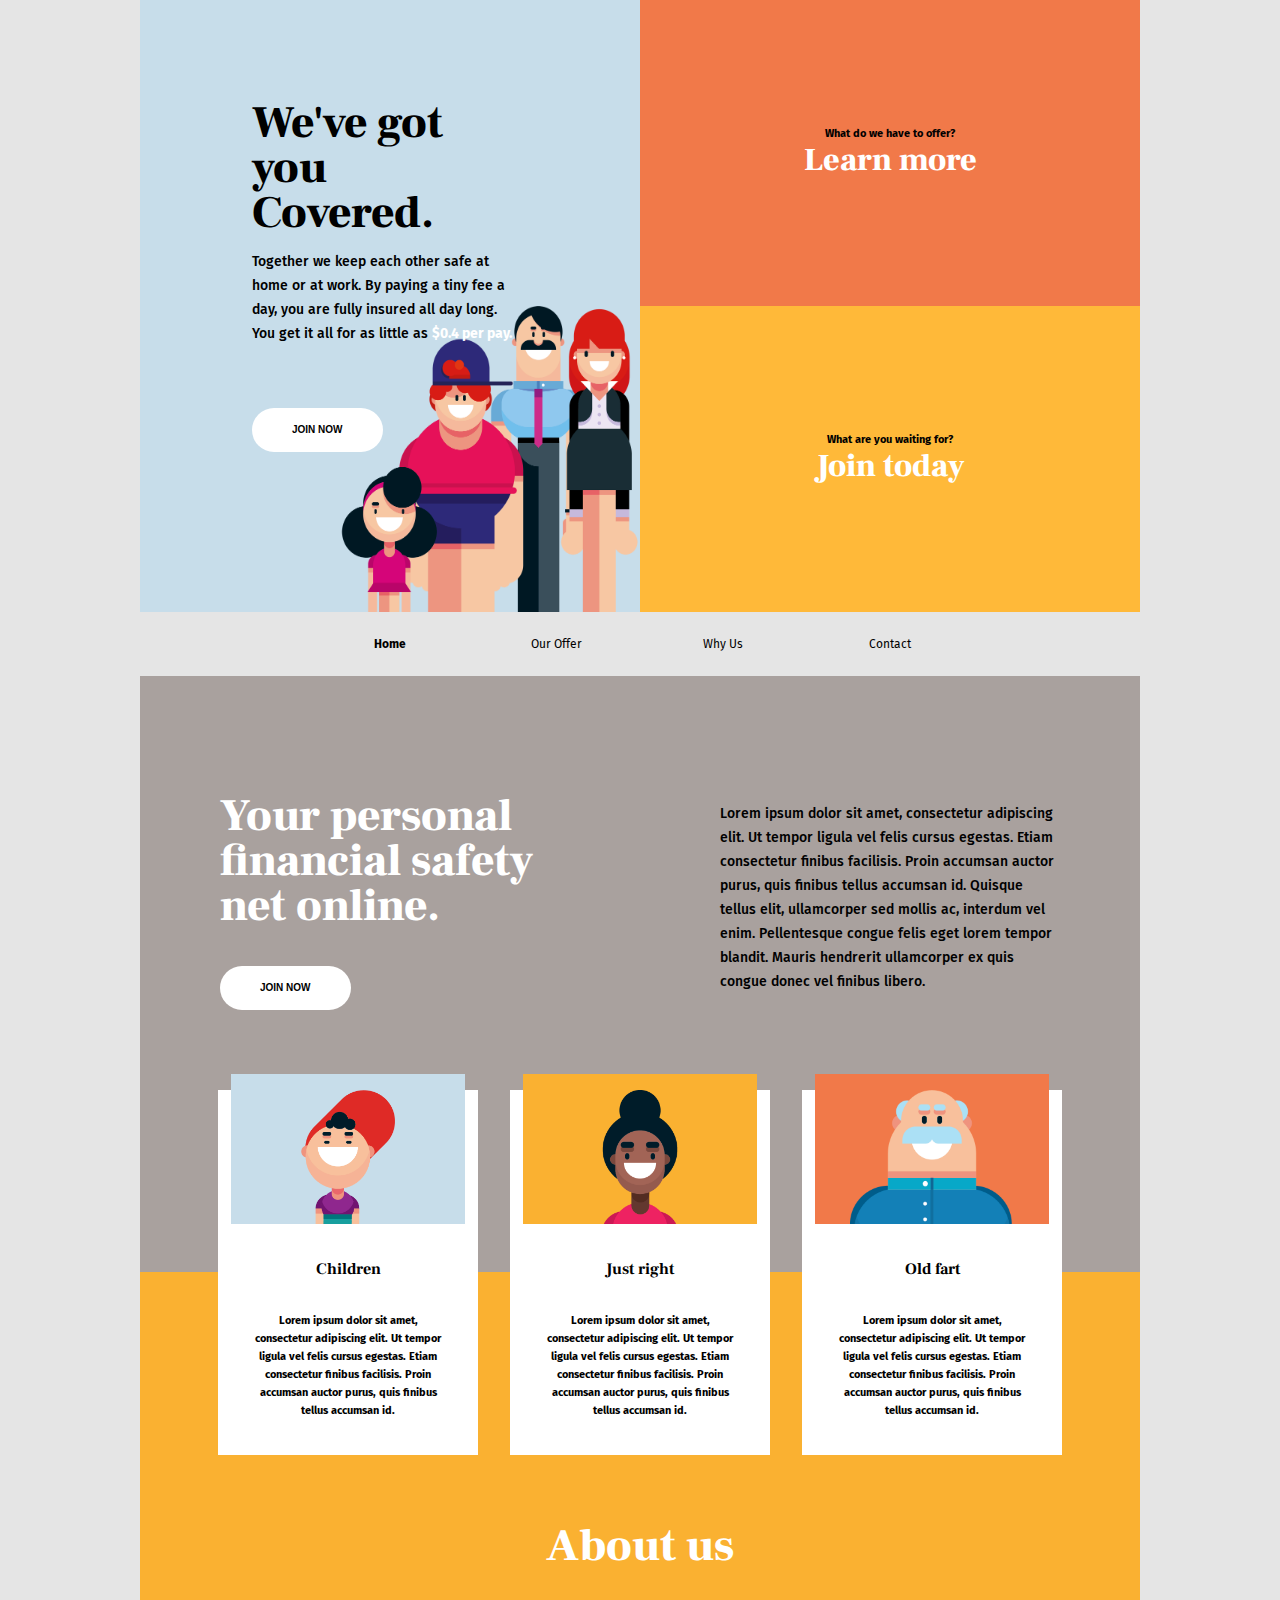
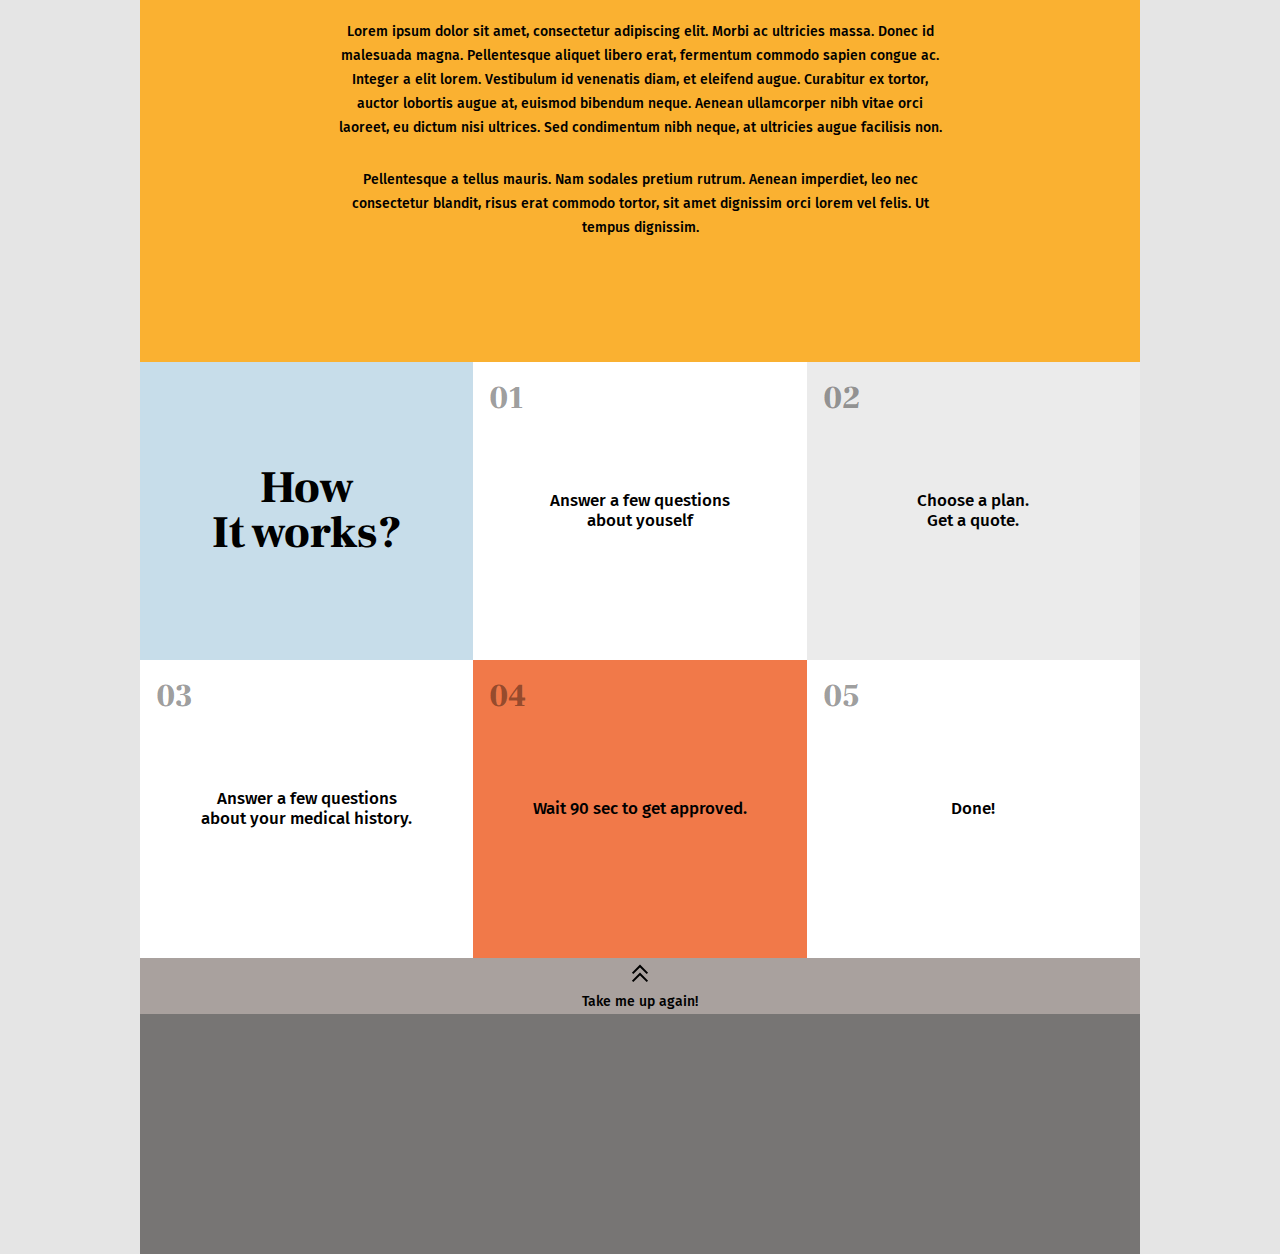
<file: index.html>
<!doctype html>
<html lang="en">

<head>
    <meta charset="utf-8">
    <meta name="viewport" content="width=device-width, initial-scale=1.0">
    <title>Grupparbete</title>
    <link rel="stylesheet" href="https://fonts.googleapis.com/css?family=Fira+Sans|Frank+Ruhl+Libre">
    <link rel="stylesheet" href="style.css">
</head>

<body>

    <header class="header">
        <section>
            <h2>We've got you Covered.</h2>
            <p>Together we keep each other safe at home or at work. By paying a
                tiny fee a day, you are fully insured all day long. You get it
                all for as little as <span class="span1 text--white">$0.4 per pay.</span></p>
            <button class="button">JOIN NOW</button>
        </section>
        <section>
            <p>What do we have to offer?</p>
            <h3 class="text--white">Learn more</h3>
        </section>
        <section>
            <p>What are you waiting for?</p>
            <h3 class="text--white">Join today</h3>
        </section>
    </header>

    <nav>
        <a href="#" class="current">Home</a>
        <a href="#">Our Offer</a>
        <a href="#">Why Us</a>
        <a href="contact.html">Contact</a>
    </nav>

    <main>
        <section class="content">
            <section class="main-top">
                <section>
                    <h2 class="text--white">Your personal financial safety net online.</h2>
                    <button class="button">JOIN NOW</button>
                </section>
                <section>
                    <p>Lorem ipsum dolor sit amet, consectetur adipiscing elit. Ut tempor ligula vel felis cursus egestas. Etiam consectetur finibus facilisis. Proin accumsan auctor purus, quis finibus tellus accumsan id. Quisque tellus elit, ullamcorper sed mollis ac, interdum vel enim. Pellentesque congue felis eget lorem tempor blandit. Mauris hendrerit ullamcorper ex quis congue donec vel finibus libero.</p>
                </section>
            </section>
            <section class="main-cards">
                <article class="card">
                    <figure></figure>
                    <h4>Children</h4>
                    <p>Lorem ipsum dolor sit amet, consectetur adipiscing elit. Ut tempor ligula vel felis cursus egestas. Etiam consectetur finibus facilisis. Proin accumsan auctor purus, quis finibus tellus accumsan id.</p>
                </article>
                <article class="card">
                    <figure></figure>
                    <h4>Just right</h4>
                    <p>Lorem ipsum dolor sit amet, consectetur adipiscing elit. Ut tempor ligula vel felis cursus egestas. Etiam consectetur finibus facilisis. Proin accumsan auctor purus, quis finibus tellus accumsan id.</p>
                </article>
                <article class="card">
                    <figure></figure>
                    <h4>Old fart</h4>
                    <p>Lorem ipsum dolor sit amet, consectetur adipiscing elit. Ut tempor ligula vel felis cursus egestas. Etiam consectetur finibus facilisis. Proin accumsan auctor purus, quis finibus tellus accumsan id.</p>
                </article>
            </section>
            <section class="main-about">
                <h2 class="text--white">About us</h2>
                <p>Lorem ipsum dolor sit amet, consectetur adipiscing elit. Morbi ac ultricies massa. Donec id malesuada magna. Pellentesque aliquet libero erat, fermentum commodo sapien congue ac. Integer a elit lorem. Vestibulum id venenatis diam, et eleifend augue. Curabitur ex tortor, auctor lobortis augue at, euismod bibendum neque. Aenean ullamcorper nibh vitae orci laoreet, eu dictum nisi ultrices. Sed condimentum nibh neque, at ultricies augue facilisis non.</p>
                <p>Pellentesque a tellus mauris. Nam sodales pretium rutrum. Aenean imperdiet, leo nec consectetur blandit, risus erat commodo tortor, sit amet dignissim orci lorem vel felis. Ut tempus dignissim.</p>
                </p>
            </section>
        </section>

        <section class="box">
            <h2>How<br>It works?</h2>
        </section>
        <section class="box">
            <h3>01</h3>
            <p>Answer a few questions about youself</p>
        </section>
        <section class="box">
            <h3>02</h3>
            <p>Choose a plan.<br>Get a quote.</p>
        </section>
        <section class="box">
            <h3>03</h3>
            <p>Answer a few questions about your medical history.</p>
        </section>
        <section class="box">
            <h3>04</h3>
            <p>Wait 90 sec to get approved.
            </p>
        </section>
        <section class="box">
            <h3>05</h3>
            <p>Done!</p>
        </section>

        <section class="main-bottom">
            <img src="bilder/chevrons-up.svg" alt="up">
            <a href="#">Take me up again!</a>
        </section>
    </main>

    <footer> </footer>

</body>

</html>
</file>
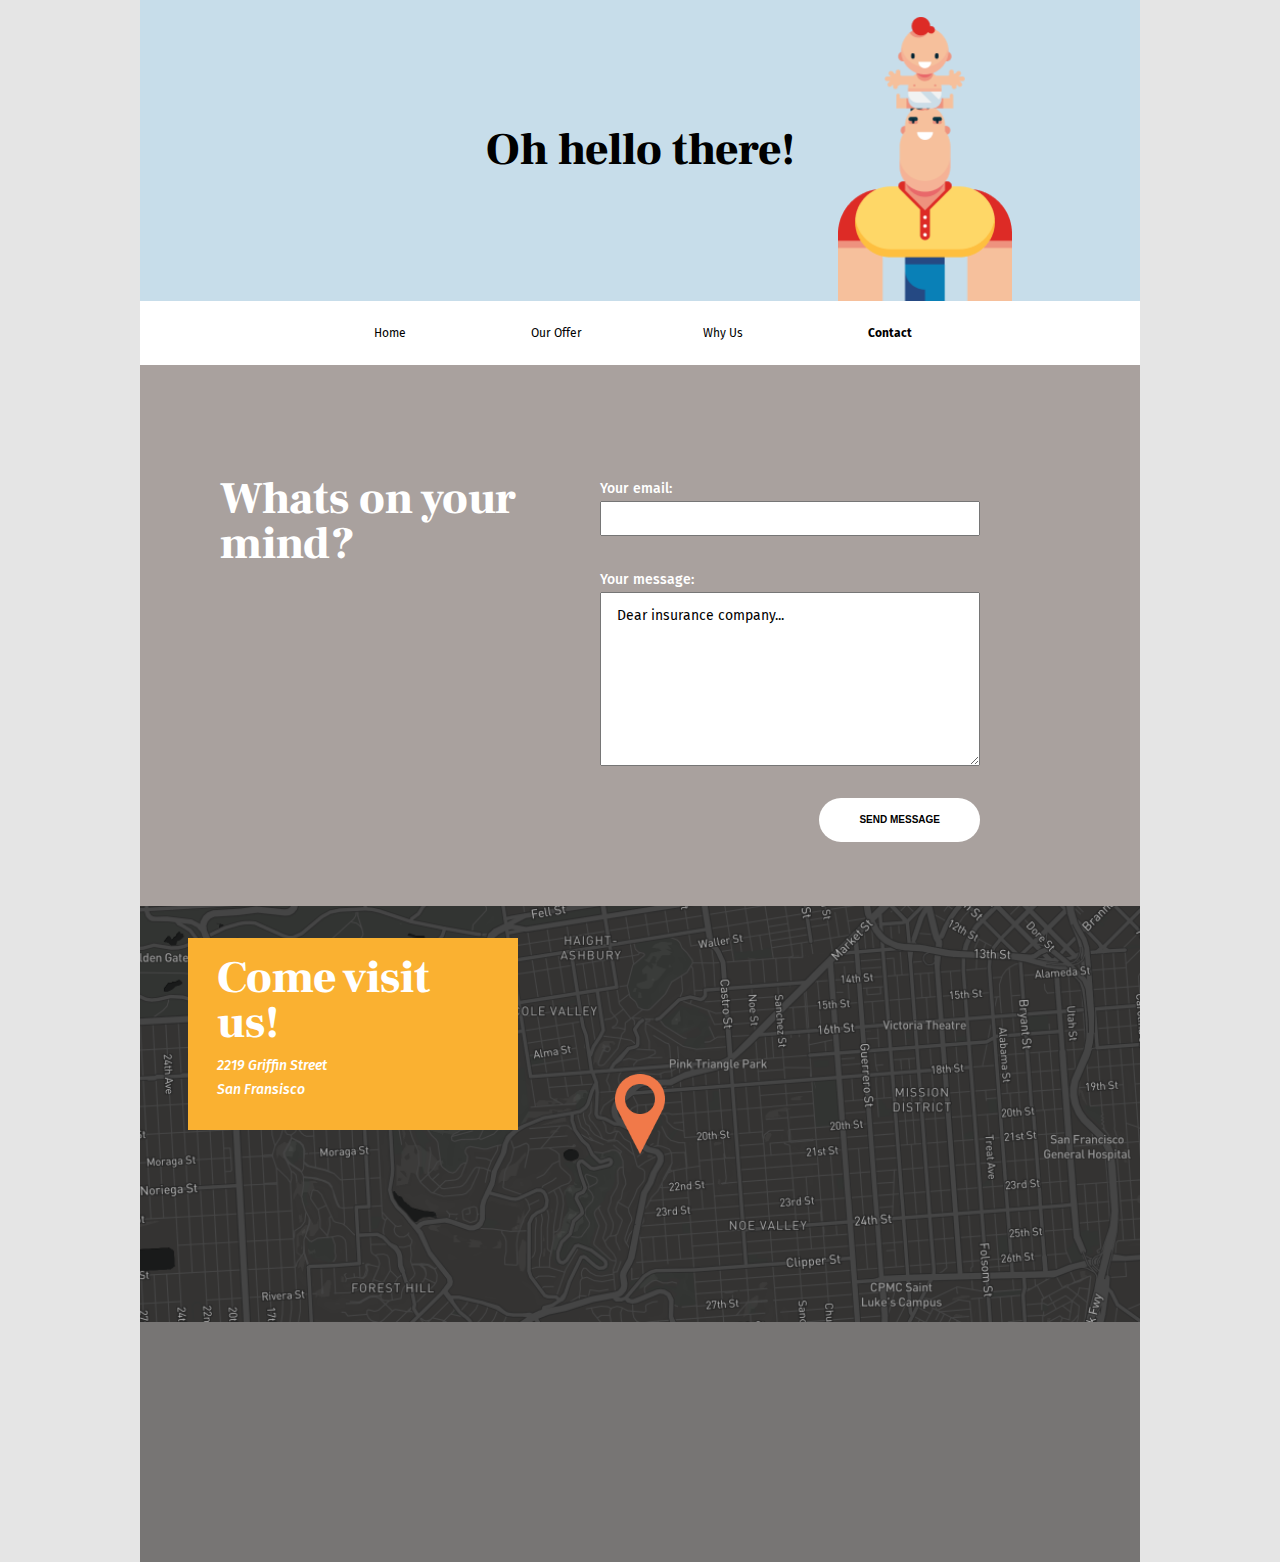
<file: contact.html>
<!doctype html>
<html lang="en">

<head>
    <meta charset="utf-8">
    <meta name="viewport" content="width=device-width, initial-scale=1.0">
    <title>Contact</title>
    <link rel="stylesheet" href="https://fonts.googleapis.com/css?family=Fira+Sans|Frank+Ruhl+Libre">
    <link rel="stylesheet" href="style.css">
</head>

<body>
    <header class="header2">
        <h2>Oh hello there!</h2>
    </header>

    <nav class="bg-white">
        <a href="index.html">Home</a>
        <a href="#">Our Offer</a>
        <a href="#">Why Us</a>
        <a href="contact.html" class="current">Contact</a>
    </nav>

    <main>
        <section class="content2">
            <h2 class="text--white">Whats on your<br> mind?</h2>
            <form action="">
                <p>Your email:</p>
                <input type="text" name="text1" id="text1">
                <p>Your message:</p>
                <textarea name="textarea1" id="textarea1" cols="30" rows="10">Dear insurance company...</textarea>
                <button class="button">SEND MESSAGE</button>
            </form>
        </section>
        <section class="content3">
            <section>
                <h2 class="heaer--white">Come visit us!</h2>
                <address>
                    2219 Griffin Street<br>
                    San Fransisco
                </address>
            </section>
        </section>
    </main>

    <footer></footer>

</body>

</html>
</file>
<file: style.css>
* {
    box-sizing: border-box;
}

body {
    font: 500 14px/24px 'Fira Sans', sans-serif;
    max-width: 1000px;
    margin: 0 auto;
    background-color: #e5e5e5;
}

h2 {
    font: 900 45px/45px 'Frank Ruhl Libre', serif;
}

h3 {
    font: 900 32px/40px 'Frank Ruhl Libre', serif;
}

h4 {
    font: 700 16px/20px 'Frank Ruhl Libre', serif;
}

.button {
    background-color: white;
    border: none;
    border-radius: 1.5rem;
    padding: 1rem 2.5rem;
    cursor: pointer;
    font-weight: 700;
    font-size: 10px;
    line-height: 12px;
}
.text--white {
    color: white;
}

.bg-white {
    background-color: white;
}

/* - - - - - - - - - - .header - - - - - - -  - - - */
.header {
    display: grid;
    grid-template-columns: repeat(6, 1fr);
    grid-template-rows: auto auto;
}

.header section {
    display: flex;
    justify-content: center;
    align-items: center;
    flex-direction: column;
}

.header .span1 {
    font-weight: 700;
}

.header section button {
    margin: 3rem 0 10rem;
}

.header section:nth-child(1) {
    padding: 4rem 8rem 0 7rem;
    grid-column: span 3;
    grid-row: span 2;
    background-color: #c7ddea;
    background-image: url("bilder/family.png");
    background-size: 60% 50%;
    background-position: bottom right;
    background-repeat: no-repeat;
}

.header section:nth-child(1) h2 {
    margin-bottom: 0;
}

.header section:nth-child(1) h2,
.header section:nth-child(1) p,
.header section:nth-child(1) button {
    align-self: flex-start;
}

.header section:nth-child(2) {
    grid-column: span 3;
    background-color: #f17949;
}

.header section:nth-child(3) {
    grid-column: span 3;
    background-color: #ffb939;
}

.header section:nth-child(2) p,
.header section:nth-child(3) p {
    margin: 0;
    font: 700 11px/13px 'Fira Sans', sans-serif;
}

.header section:nth-child(2) h3,
.header section:nth-child(3) h3 {
    margin: 0rem;
}

/* - - - - - - - - - - nav - - - - - - - - - - */
nav {
    display: grid;
    grid-template-columns: repeat(6, 1fr);
    height: 4rem;
}

nav a {
    text-decoration: none;
    color: black;
    display: flex;
    justify-content: center;
    align-items: center;
    font: 12px/12px 'Fira Sans', sans-serif;
}

nav a:hover {
    background-color: #ccc;
}

nav a:nth-child(1) {
    grid-column: 2;
}

nav .current {
    font-weight: bold;
}

/* - - - - - - - - - - main - - - - - - - - - - */
main {
    display: grid;
    grid-template-columns: repeat(6, 1fr);
}

.content {
    grid-column: span 6;
    margin: 0;
}

        /* - - - - - - .main-top - - - - - - */
.main-top {
    display: flex;
    background-color: #a9a19e;
}

.main-top section {
    width: 50%;
    padding: 5rem;
}

.main-top p {
    padding-top: 2rem;
}

        /* - - - - - - .main-cards - - - - - - */
.main-cards {
    display: flex;
    justify-content: center;
    gap: 2rem;
    background: linear-gradient(#a9a19e 50%, #fab131 50%);
}

.main-cards .card {
    width: 26%;
    display: flex;
    flex-direction: column;
    align-items: center;
    background-color: white;
}

.main-cards .card figure {
    width: 90%;
    height: 150px;
    margin-top: -1rem;
}

.main-cards .card p {
    padding: 0 2rem 1.5rem;
    font-size: .7rem;
    text-align: center;
    font: 700 11px/18px 'Fira Sans', sans-serif;
}

.main-cards .card:nth-child(1) figure {
    background-color: #c7ddea;
    background-image: url(bilder/child.png);
    background-position: center 1rem;
    background-repeat: no-repeat;
    background-size: 40%;
}

.main-cards .card:nth-child(2) figure {
    background-color: #fab131;
    background-image: url(bilder/adult.png);
    background-position: center 1rem;
    background-repeat: no-repeat;
    background-size: 40%;
}

.main-cards .card:nth-child(3) figure {
    background-color: #f17949;
    background-image: url(bilder/old.png);
    background-position: center 1rem;
    background-repeat: no-repeat;
    background-size: 70%;
}

        /* - - - - - - .main-about - - - - - */
.main-about {
    background-color: #fab131;
    padding: 2rem 12rem 5rem;
    display: flex;
    flex-direction: column;
    align-items: center;
    text-align: center;
}

        /* - - - - - .box - - - - - - */
.box {
    grid-column: span 2;
    position: relative;
    display: flex;
    justify-content: center;
    align-items: center;
    text-align: center;
    background-color: white;
}

.box h3 {
    position: absolute;
    top: 1rem;
    left: 1rem;
    font-size: 2rem;
    color: rgba(0,0,0,.4);
    margin: 0;
}

.box p {
    padding: 7rem 3.5rem;
    font: 500 17px/20px 'Fira Sans', sans-serif;
}

.box:nth-child(2) {
    background-color: #c7ddea;
}

.box:nth-child(4) {
    background-color: #ebebeb;
}

.box:nth-child(6) {
    background-color: #f17949;
}

        /* - - - - - - .main-bottom - - - - - */
.main-bottom {
    grid-column: span 6;
    display: flex;
    flex-direction: column;
    align-items: center;
    background-color: #a9a19e;
}
.main-bottom a {
    text-decoration: none;
    color: black;
}

/* - - - - - - - - - footer - - - - - - - - - -*/
footer {
    width: 100%;
    height: 15rem;
    background-color: #777574;
}


/*===============  contact.html ===============*/
.header2 {
    background-color: #c7ddea;
    background-image: url(bilder/man-and-child.png);
    background-repeat: no-repeat;
    background-size: contain;
    background-position: bottom -1rem right 8rem;
}

.header2 h2 {
    grid-column: span 6;
    display: flex;
    justify-content: center;
    align-items: center;
    padding: 8rem;
    margin: 0;
}

/*-----------------------------------------*/
.content2 {
    grid-column: span 6;
    margin: 0;
    padding: 7rem 10rem 4rem 5rem;
    display: flex;
    background-color: #a9a19e;
}

.content2 h2 {
    width: 50%;
    margin: 0;
}

.content2 form {
    width: 50%;
    display: flex;
    flex-direction: column;
    color: white;
}

.content2 button {
    align-self: flex-end;
}

.content2 form p {
    margin: 0;
}

.content2 #text1 {
    padding: .5rem;
    margin-bottom: 2rem;
}

.content2 #textarea1 {
    padding: 1rem;
    margin-bottom: 2rem;
    font: 400 14px/14px 'Fira Sans', sans-serif;
}

/*--------------------------------------*/
.content3 {
    background: no-repeat 50% 50%/5% url(bilder/needle.png),
                no-repeat 100%/cover url(bilder/map-contact.png);
    width: 100%;
    height: 26rem;
    grid-column: span 6;
}

.content3 section {
    height: 12rem;
    width: 33%;
    background-color: #fab131;
    color: white;
    padding: 1rem;
    margin: 2rem 3rem;
}

.content3 section h2 {
    margin: .1rem .8rem;
}

.content3 section address {
    margin: .1rem .8rem;
    padding-top: .4rem;
}
</file>
